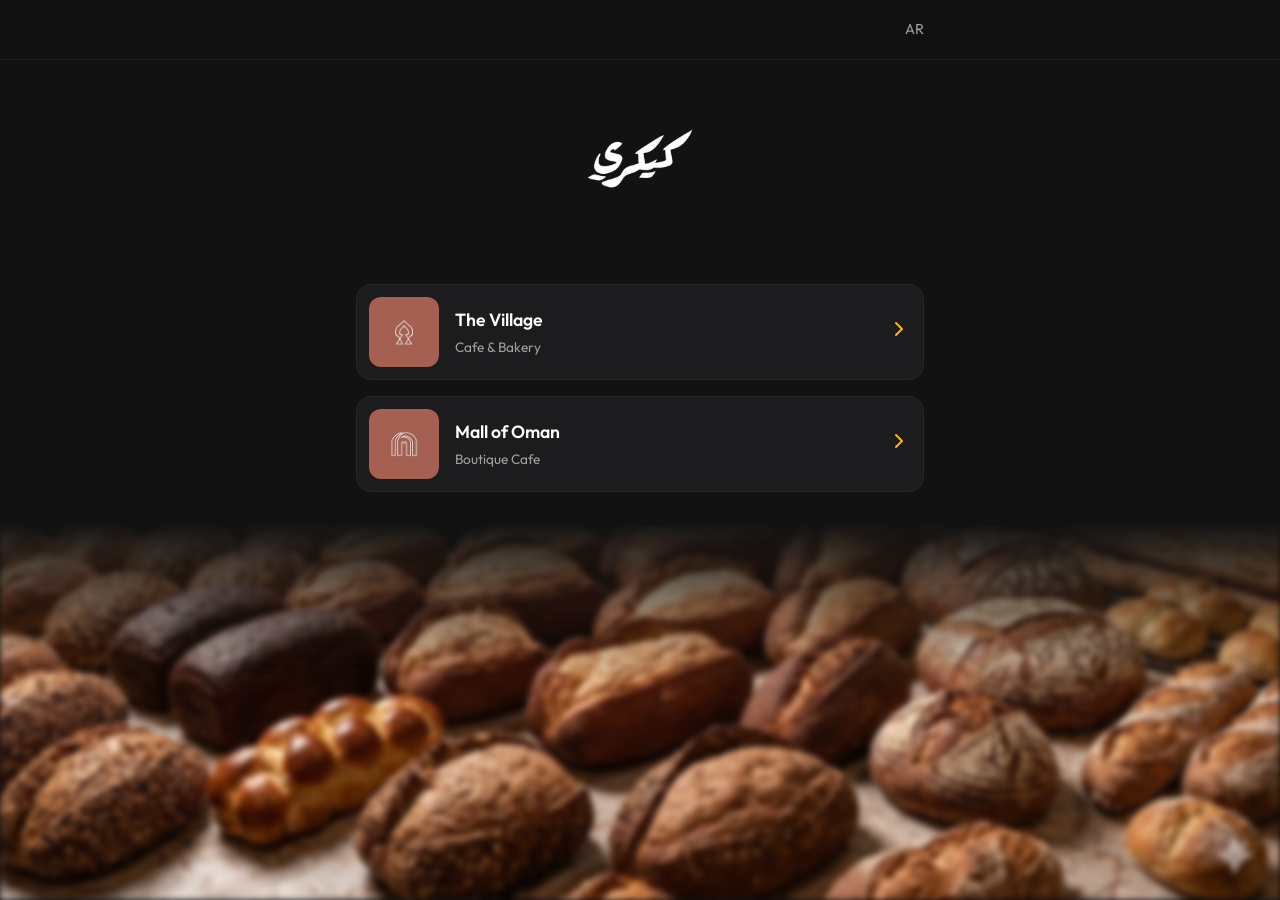
<file: public/index.html>
<!DOCTYPE html>
<html lang="en">
<head>
    <meta charset="UTF-8">
    <meta name="viewport" content="width=device-width, initial-scale=1.0, maximum-scale=1.0, user-scalable=no">
    <title>Cakery Cafe</title>
    <link rel="stylesheet" href="styles.css?v=3">
</head>
<body>

    <nav class="navbar">
        <div class="container" style="justify-content: flex-end;">
            <a href="#" class="back-btn">
                <span>AR</span>
            </a>
        </div>
    </nav>

    <div class="hero fade-in">
        <img class="hero-logo" src="assets/site/cakery-logo-mobile.png" alt="Cakery Cafe Logo" width="260" height="260">
    </div>

    <div class="container fade-in" style="animation-delay: 0.2s;">
        <div class="branches-list">
            <a href="branch1.html" class="branch-card">
                <img src="assets/site/village-branch.jpg" alt="The Village">
                <div class="branch-info">
                    <h3>The Village</h3>
                    <p>Cafe & Bakery</p>
                </div>
                <div class="branch-arrow">
                    <svg width="24" height="24" viewBox="0 0 24 24" fill="none" stroke="currentColor" stroke-width="2" stroke-linecap="round" stroke-linejoin="round"><path d="M9 18l6-6-6-6"/></svg>
                </div>
            </a>

            <a href="branch2.html" class="branch-card">
                <img src="assets/site/mall-of-oman-branch.jpg" alt="Mall of Oman">
                <div class="branch-info">
                    <h3>Mall of Oman</h3>
                    <p>Boutique Cafe</p>
                </div>
                <div class="branch-arrow">
                    <svg width="24" height="24" viewBox="0 0 24 24" fill="none" stroke="currentColor" stroke-width="2" stroke-linecap="round" stroke-linejoin="round"><path d="M9 18l6-6-6-6"/></svg>
                </div>
            </a>
        </div>
    </div>

    <div class="footer-bg fade-in" aria-hidden="true">
        <img src="assets/site/footer-bakery.jpg" alt="">
    </div>

</body>
</html>
</file>
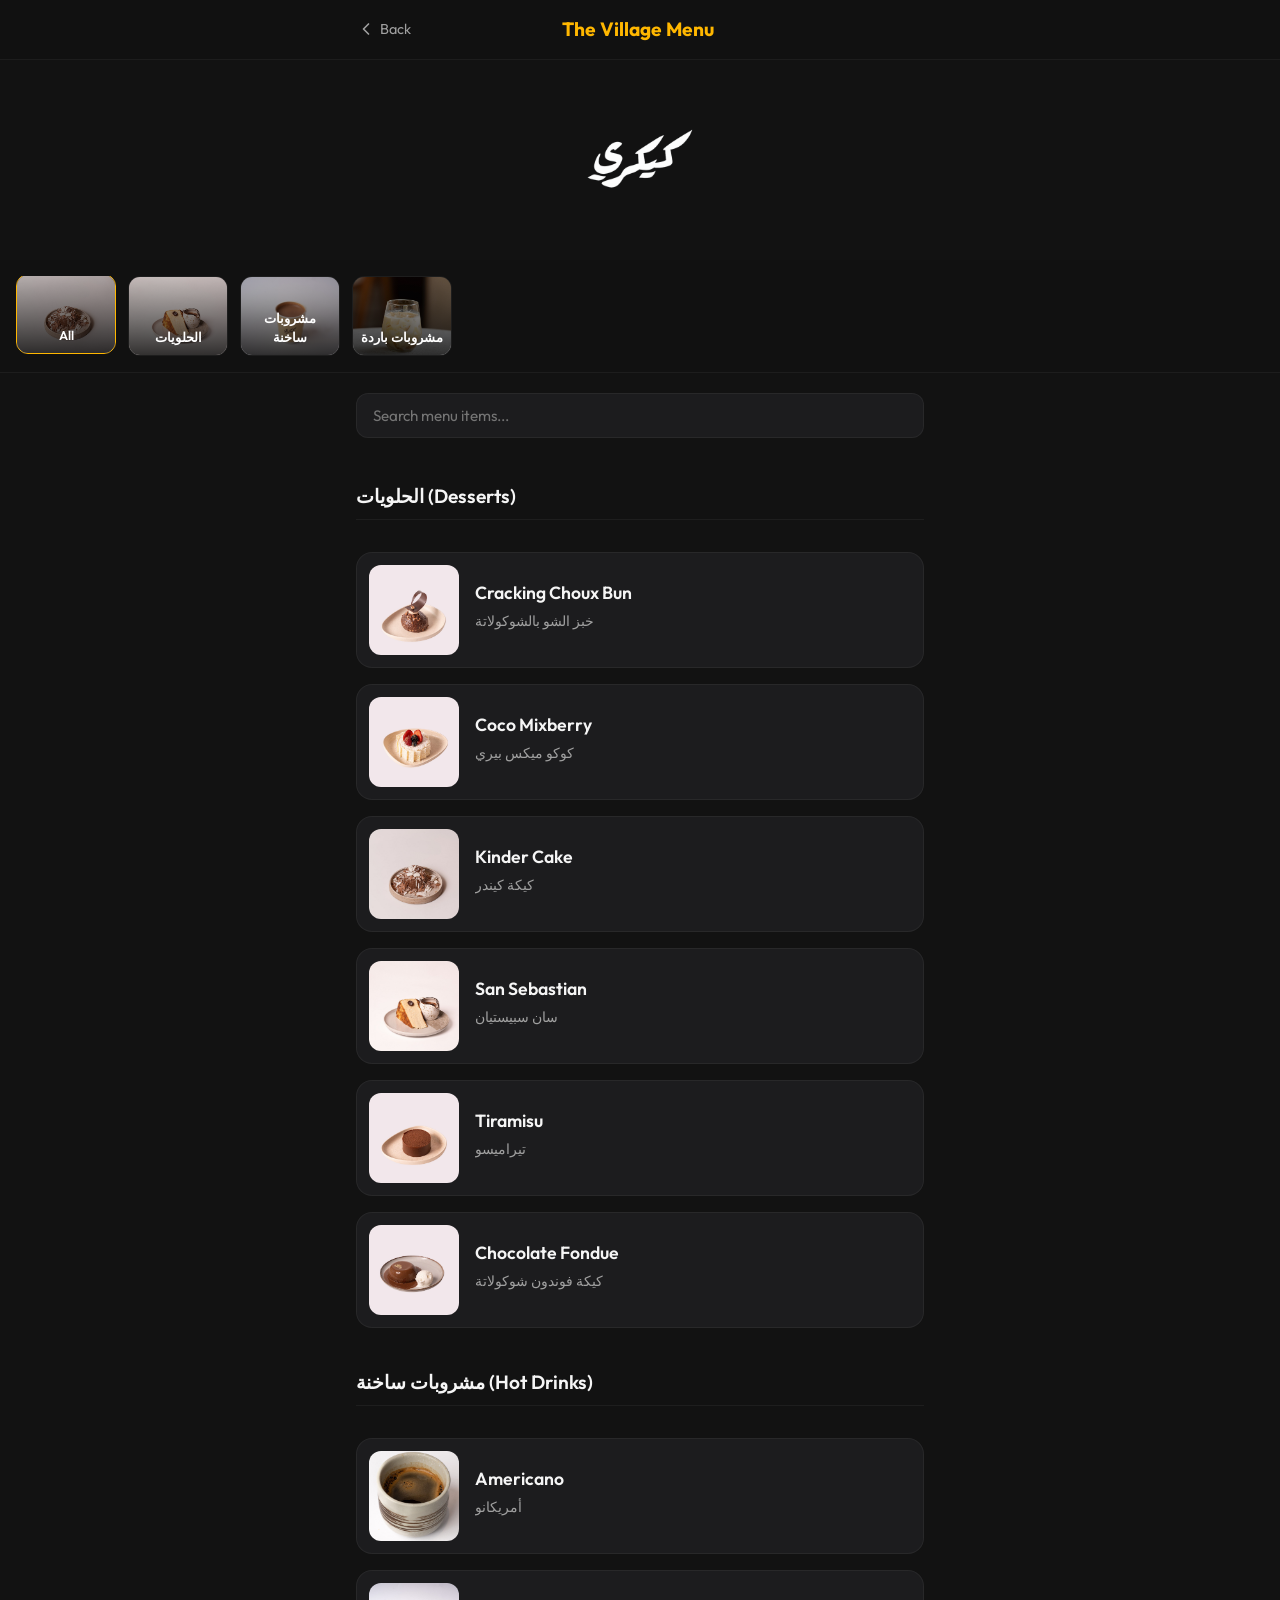
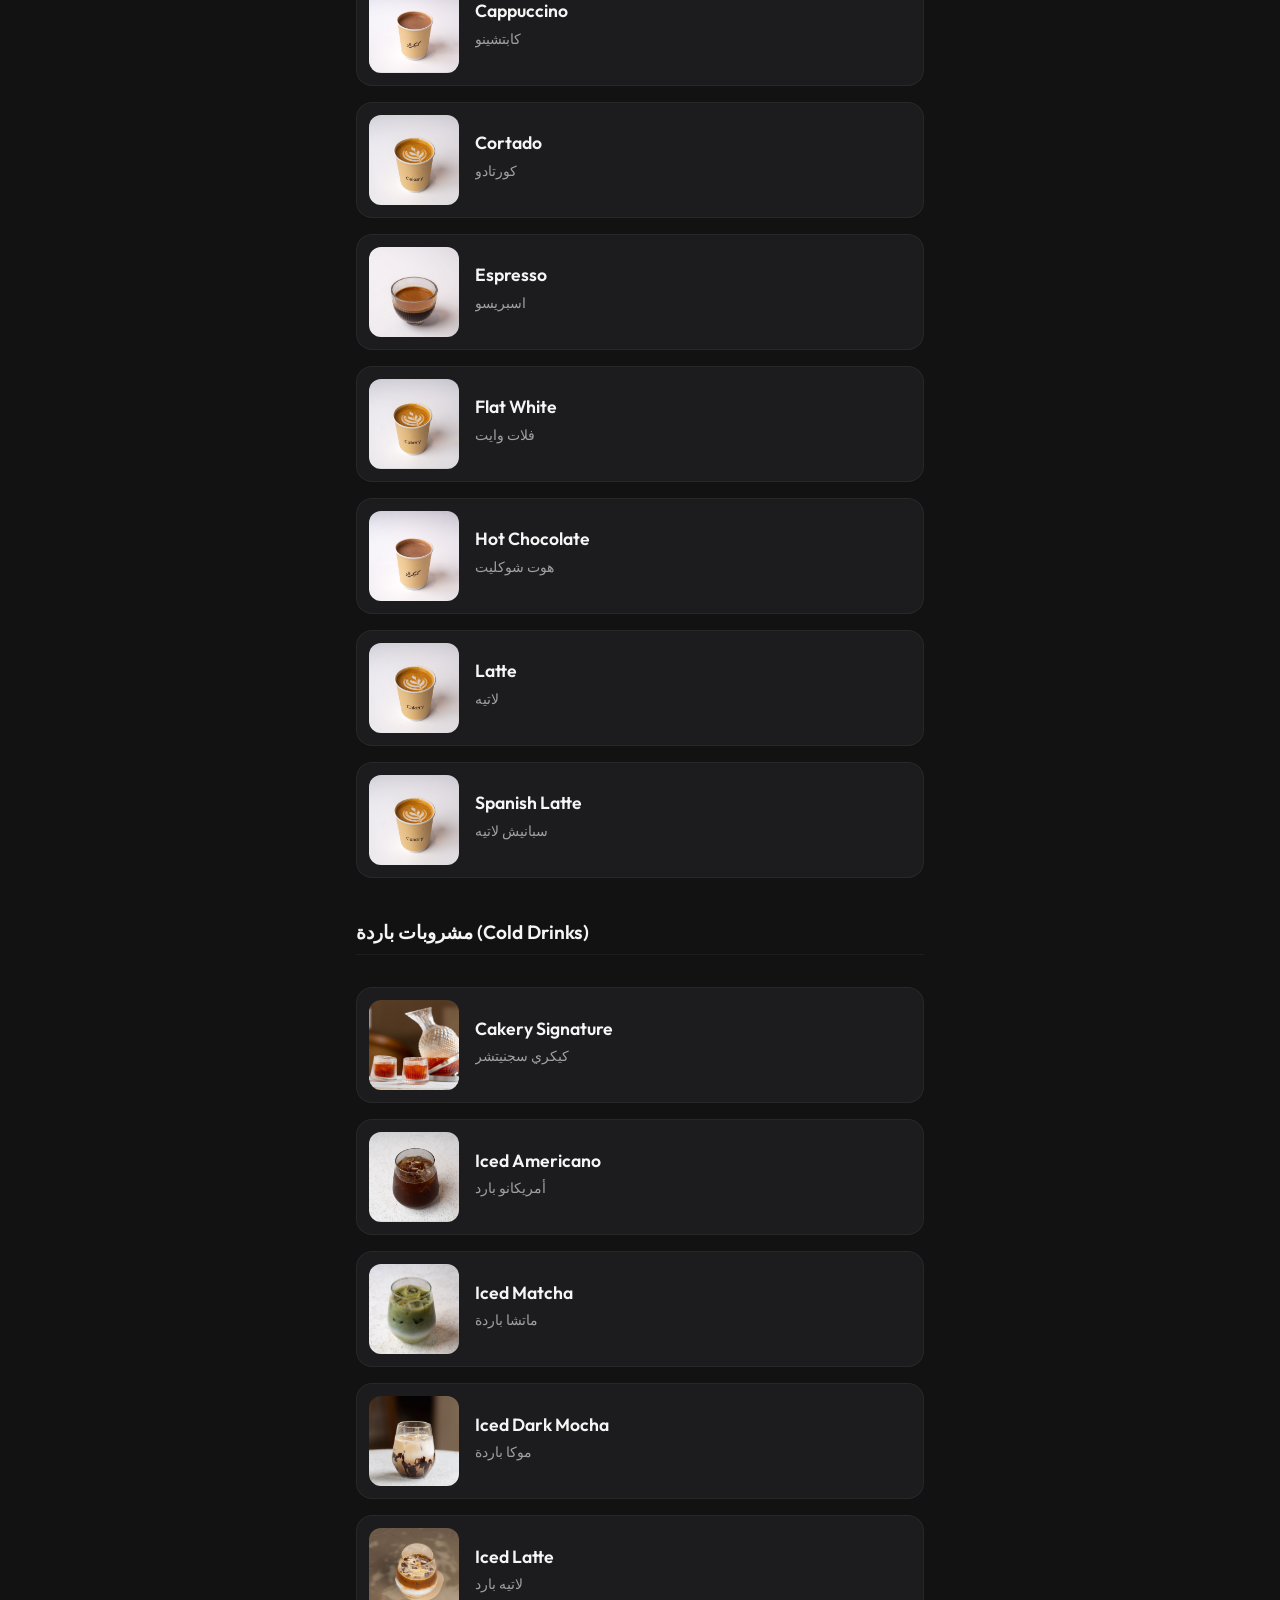
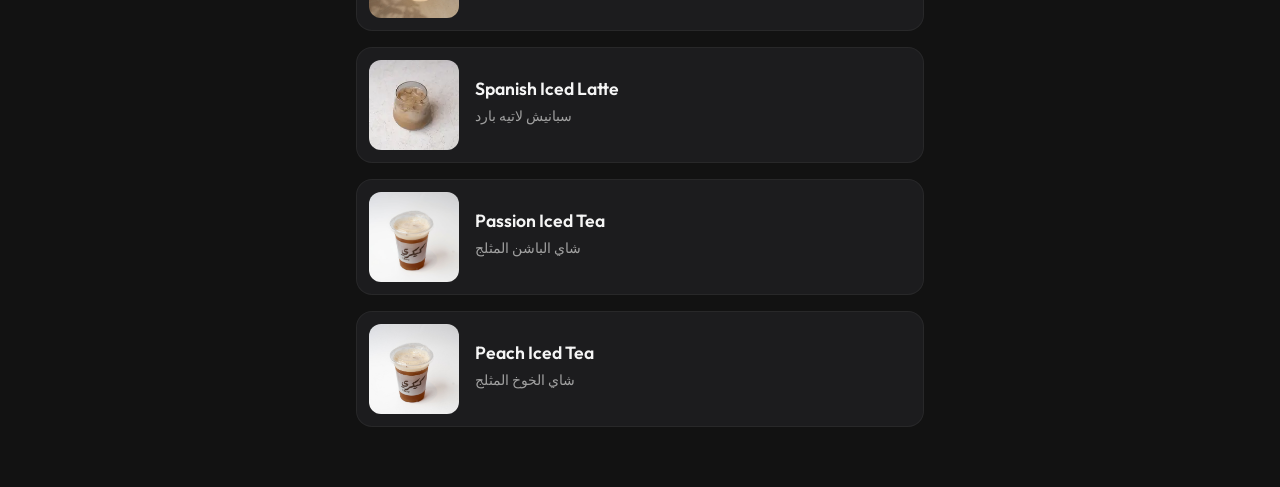
<file: public/branch1.html>
<!DOCTYPE html>
<html lang="en">
<head>
    <meta charset="UTF-8">
    <meta name="viewport" content="width=device-width, initial-scale=1.0, maximum-scale=1.0, user-scalable=no">
    <title>Cakery - The Village Menu</title>
    <link rel="stylesheet" href="styles.css?v=3">
</head>
<body>

    <nav class="navbar">
        <div class="container">
            <a href="index.html" class="back-btn">
                <svg width="20" height="20" viewBox="0 0 24 24" fill="none" stroke="currentColor" stroke-width="2" stroke-linecap="round" stroke-linejoin="round"><path d="M15 18l-6-6 6-6"/></svg>
                <span>Back</span>
            </a>
            <div class="navbar-brand">The Village Menu</div>
            <div style="width: 60px;"></div>
        </div>
    </nav>

    <div class="hero fade-in">
        <img class="hero-logo" src="assets/site/cakery-logo-mobile.png" alt="Cakery Cafe Logo" width="260" height="260">
    </div>

    <div class="category-nav-wrapper fade-in" style="animation-delay: 0.1s;">
        <div class="category-nav">
            <div class="cat-item active" data-target="all">
                <img src="assets/menu/الحلويات/كيكة كيندر.jpg" alt="All">
                <div class="cat-item-overlay"><span>All</span></div>
            </div>
            <div class="cat-item" data-target="desserts">
                <img src="assets/menu/الحلويات/سان سبيستيان.jpg" alt="Desserts">
                <div class="cat-item-overlay"><span>الحلويات</span></div>
            </div>
            <div class="cat-item" data-target="hot-drinks">
                <img src="assets/menu/مشروبات ساخنة/كابتشينو.jpg" alt="Hot Drinks">
                <div class="cat-item-overlay"><span>مشروبات ساخنة</span></div>
            </div>
            <div class="cat-item" data-target="cold-drinks">
                <img src="assets/menu/مشروبات باردة/موكا بيضاء مثلجة.jpg" alt="Cold Drinks">
                <div class="cat-item-overlay"><span>مشروبات باردة</span></div>
            </div>
        </div>
    </div>

    <div class="container fade-in" style="animation-delay: 0.2s;">
        <div class="search-container">
            <input type="text" id="searchInput" class="search-input" placeholder="Search menu items...">
        </div>

        <div class="menu-list">
            
            <!-- Desserts -->
            <h2 class="section-header" id="desserts">الحلويات (Desserts)</h2>
            
            <div class="menu-item">
                <img src="assets/menu/الحلويات/خبز الشو بالشوكولاتة.jpg" alt="Cracking Choux Bun" class="menu-img">
                <div class="menu-details">
                    <div class="menu-title">Cracking Choux Bun</div>
                    <div class="menu-desc">خبز الشو بالشوكولاتة</div>
                </div>
            </div>

            <div class="menu-item">
                <img src="assets/menu/الحلويات/كوكو ميكس بيري.jpg" alt="Coco Mixberry" class="menu-img">
                <div class="menu-details">
                    <div class="menu-title">Coco Mixberry</div>
                    <div class="menu-desc">كوكو ميكس بيري</div>
                </div>
            </div>

            <div class="menu-item">
                <img src="assets/menu/الحلويات/كيكة كيندر.jpg" alt="Kinder Cake" class="menu-img">
                <div class="menu-details">
                    <div class="menu-title">Kinder Cake</div>
                    <div class="menu-desc">كيكة كيندر</div>
                </div>
            </div>

            <div class="menu-item">
                <img src="assets/menu/الحلويات/سان سبيستيان.jpg" alt="San Sebastian" class="menu-img">
                <div class="menu-details">
                    <div class="menu-title">San Sebastian</div>
                    <div class="menu-desc">سان سبيستيان</div>
                </div>
            </div>

            <div class="menu-item">
                <img src="assets/menu/الحلويات/تيراميسو.jpg" alt="Tiramisu" class="menu-img">
                <div class="menu-details">
                    <div class="menu-title">Tiramisu</div>
                    <div class="menu-desc">تيراميسو</div>
                </div>
            </div>

            <div class="menu-item">
                <img src="assets/menu/الحلويات/كيكة فوندون شوكولاتة.jpg" alt="Chocolate Fondue" class="menu-img">
                <div class="menu-details">
                    <div class="menu-title">Chocolate Fondue</div>
                    <div class="menu-desc">كيكة فوندون شوكولاتة</div>
                </div>
            </div>

            <!-- Hot Drinks -->
            <h2 class="section-header" id="hot-drinks">مشروبات ساخنة (Hot Drinks)</h2>

            <div class="menu-item">
                <img src="assets/menu/مشروبات ساخنة/أمريكانو.jpg" alt="Americano" class="menu-img">
                <div class="menu-details">
                    <div class="menu-title">Americano</div>
                    <div class="menu-desc">أمريكانو</div>
                </div>
            </div>

            <div class="menu-item">
                <img src="assets/menu/مشروبات ساخنة/كابتشينو.jpg" alt="Cappuccino" class="menu-img">
                <div class="menu-details">
                    <div class="menu-title">Cappuccino</div>
                    <div class="menu-desc">كابتشينو</div>
                </div>
            </div>

            <div class="menu-item">
                <img src="assets/menu/مشروبات ساخنة/كورتادو.jpg" alt="Cortado" class="menu-img">
                <div class="menu-details">
                    <div class="menu-title">Cortado</div>
                    <div class="menu-desc">كورتادو</div>
                </div>
            </div>

            <div class="menu-item">
                <img src="assets/menu/مشروبات ساخنة/اسبريسو.jpg" alt="Espresso" class="menu-img">
                <div class="menu-details">
                    <div class="menu-title">Espresso</div>
                    <div class="menu-desc">اسبريسو</div>
                </div>
            </div>

            <div class="menu-item">
                <img src="assets/menu/مشروبات ساخنة/فلات وايت.jpg" alt="Flat White" class="menu-img">
                <div class="menu-details">
                    <div class="menu-title">Flat White</div>
                    <div class="menu-desc">فلات وايت</div>
                </div>
            </div>

            <div class="menu-item">
                <img src="assets/menu/مشروبات ساخنة/هوت شوكليت.jpg" alt="Hot Chocolate" class="menu-img">
                <div class="menu-details">
                    <div class="menu-title">Hot Chocolate</div>
                    <div class="menu-desc">هوت شوكليت</div>
                </div>
            </div>

            <div class="menu-item">
                <img src="assets/menu/مشروبات ساخنة/لاتيه ساخن.jpg" alt="Latte" class="menu-img">
                <div class="menu-details">
                    <div class="menu-title">Latte</div>
                    <div class="menu-desc">لاتيه</div>
                </div>
            </div>

            <div class="menu-item">
                <img src="assets/menu/مشروبات ساخنة/لاتيه اسباني.jpg" alt="Spanish Latte" class="menu-img">
                <div class="menu-details">
                    <div class="menu-title">Spanish Latte</div>
                    <div class="menu-desc">سبانيش لاتيه</div>
                </div>
            </div>

            <!-- Cold Drinks -->
            <h2 class="section-header" id="cold-drinks">مشروبات باردة (Cold Drinks)</h2>

            <div class="menu-item">
                <img src="assets/menu/مشروبات باردة/كيكري سجنيتشر.jpg" alt="Cakery Signature" class="menu-img">
                <div class="menu-details">
                    <div class="menu-title">Cakery Signature</div>
                    <div class="menu-desc">كيكري سجنيتشر</div>
                </div>
            </div>

            <div class="menu-item">
                <img src="assets/menu/مشروبات باردة/أمريكانو مثلجة.jpg" alt="Iced Americano" class="menu-img">
                <div class="menu-details">
                    <div class="menu-title">Iced Americano</div>
                    <div class="menu-desc">أمريكانو بارد</div>
                </div>
            </div>

            <div class="menu-item">
                <img src="assets/menu/مشروبات باردة/ماتشا مثجلة.jpg" alt="Iced Matcha" class="menu-img">
                <div class="menu-details">
                    <div class="menu-title">Iced Matcha</div>
                    <div class="menu-desc">ماتشا باردة</div>
                </div>
            </div>

            <div class="menu-item">
                <img src="assets/menu/مشروبات باردة/موكا داكن مثلجة.jpg" alt="Iced Dark Mocha" class="menu-img">
                <div class="menu-details">
                    <div class="menu-title">Iced Dark Mocha</div>
                    <div class="menu-desc">موكا باردة</div>
                </div>
            </div>

            <div class="menu-item">
                <img src="assets/menu/مشروبات باردة/لاتيه مثلج.jpg" alt="Iced Latte" class="menu-img">
                <div class="menu-details">
                    <div class="menu-title">Iced Latte</div>
                    <div class="menu-desc">لاتيه بارد</div>
                </div>
            </div>

            <div class="menu-item">
                <img src="assets/menu/مشروبات باردة/سبانيش لاتيه مثلج.webp" alt="Spanish Iced Latte" class="menu-img">
                <div class="menu-details">
                    <div class="menu-title">Spanish Iced Latte</div>
                    <div class="menu-desc">سبانيش لاتيه بارد</div>
                </div>
            </div>

            <div class="menu-item">
                <img src="assets/menu/مشروبات باردة/شاي الباشن المثلج.jpg" alt="Passion Iced Tea" class="menu-img">
                <div class="menu-details">
                    <div class="menu-title">Passion Iced Tea</div>
                    <div class="menu-desc">شاي الباشن المثلج</div>
                </div>
            </div>

            <div class="menu-item">
                <img src="assets/menu/مشروبات باردة/شاي الخوخ المثلج.jpg" alt="Peach Iced Tea" class="menu-img">
                <div class="menu-details">
                    <div class="menu-title">Peach Iced Tea</div>
                    <div class="menu-desc">شاي الخوخ المثلج</div>
                </div>
            </div>

        </div>
    </div>

    <script src="app.js?v=3"></script>
</body>
</html>
</file>
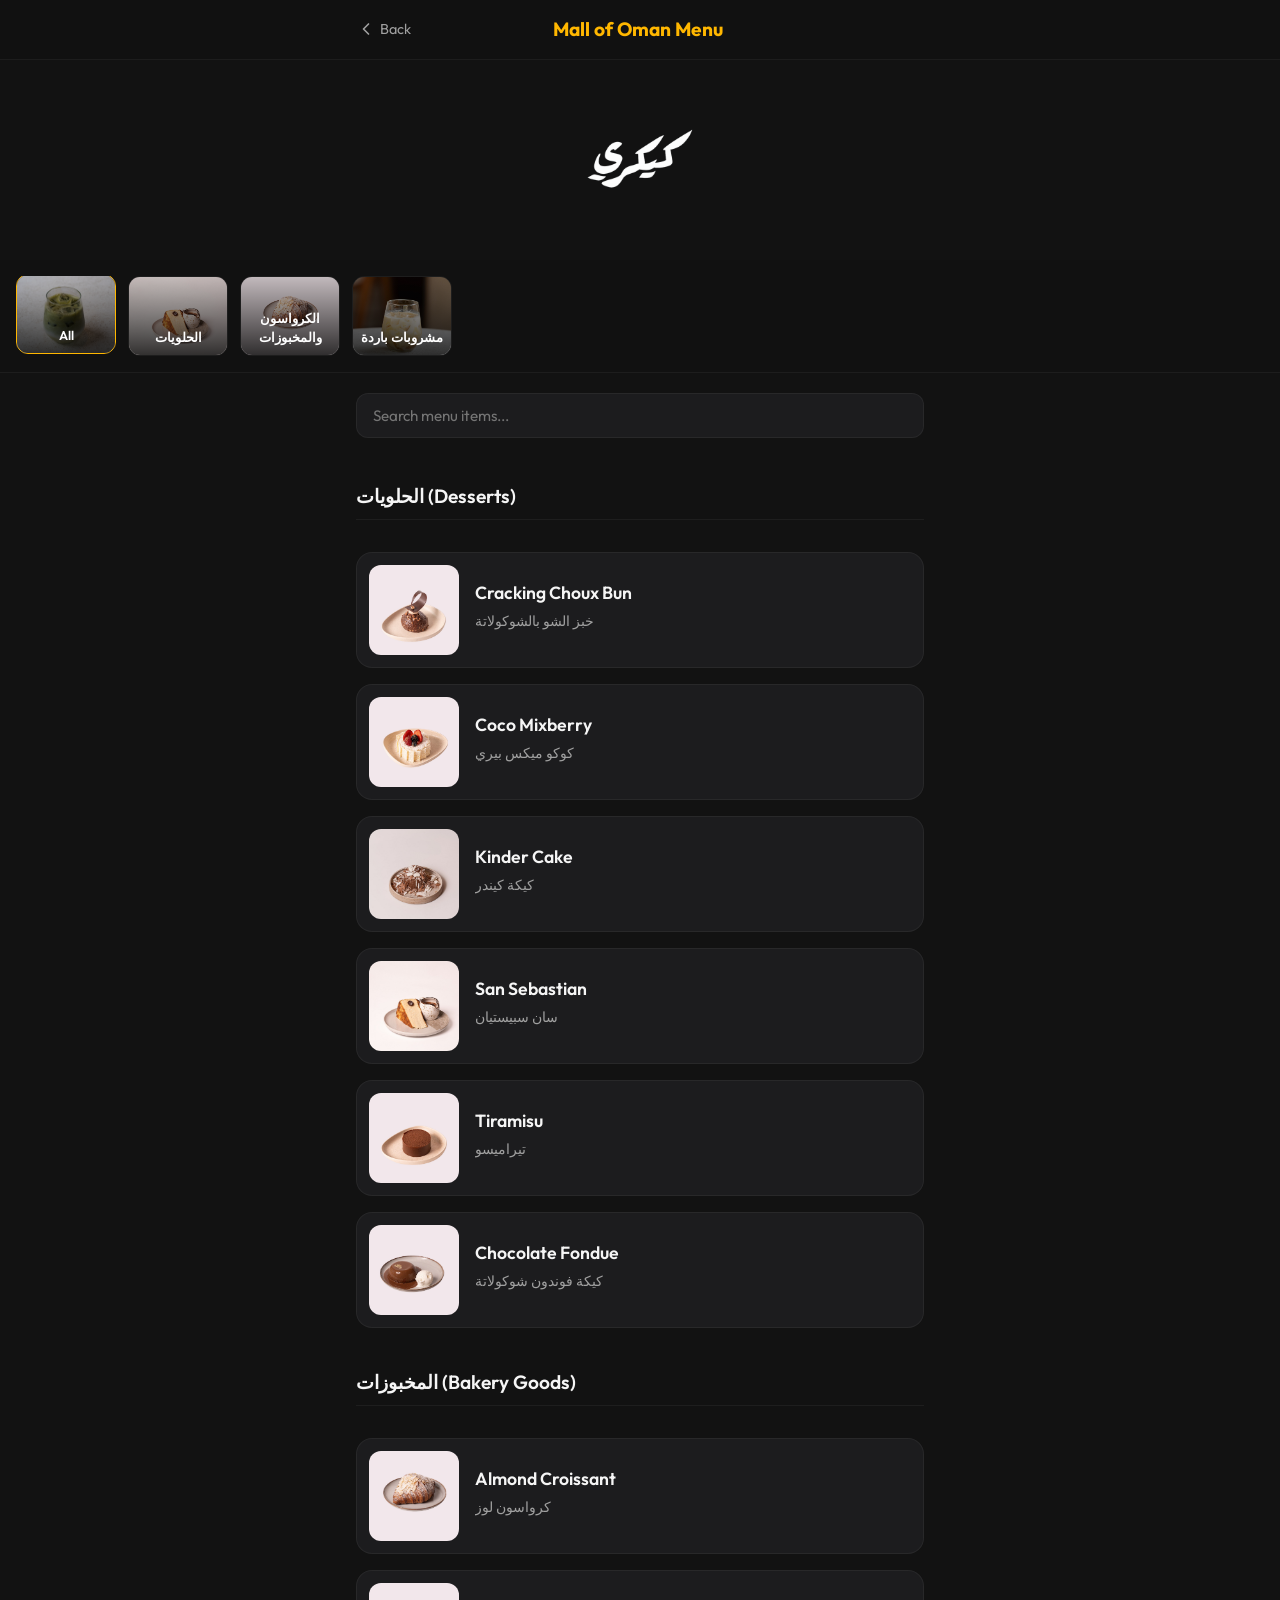
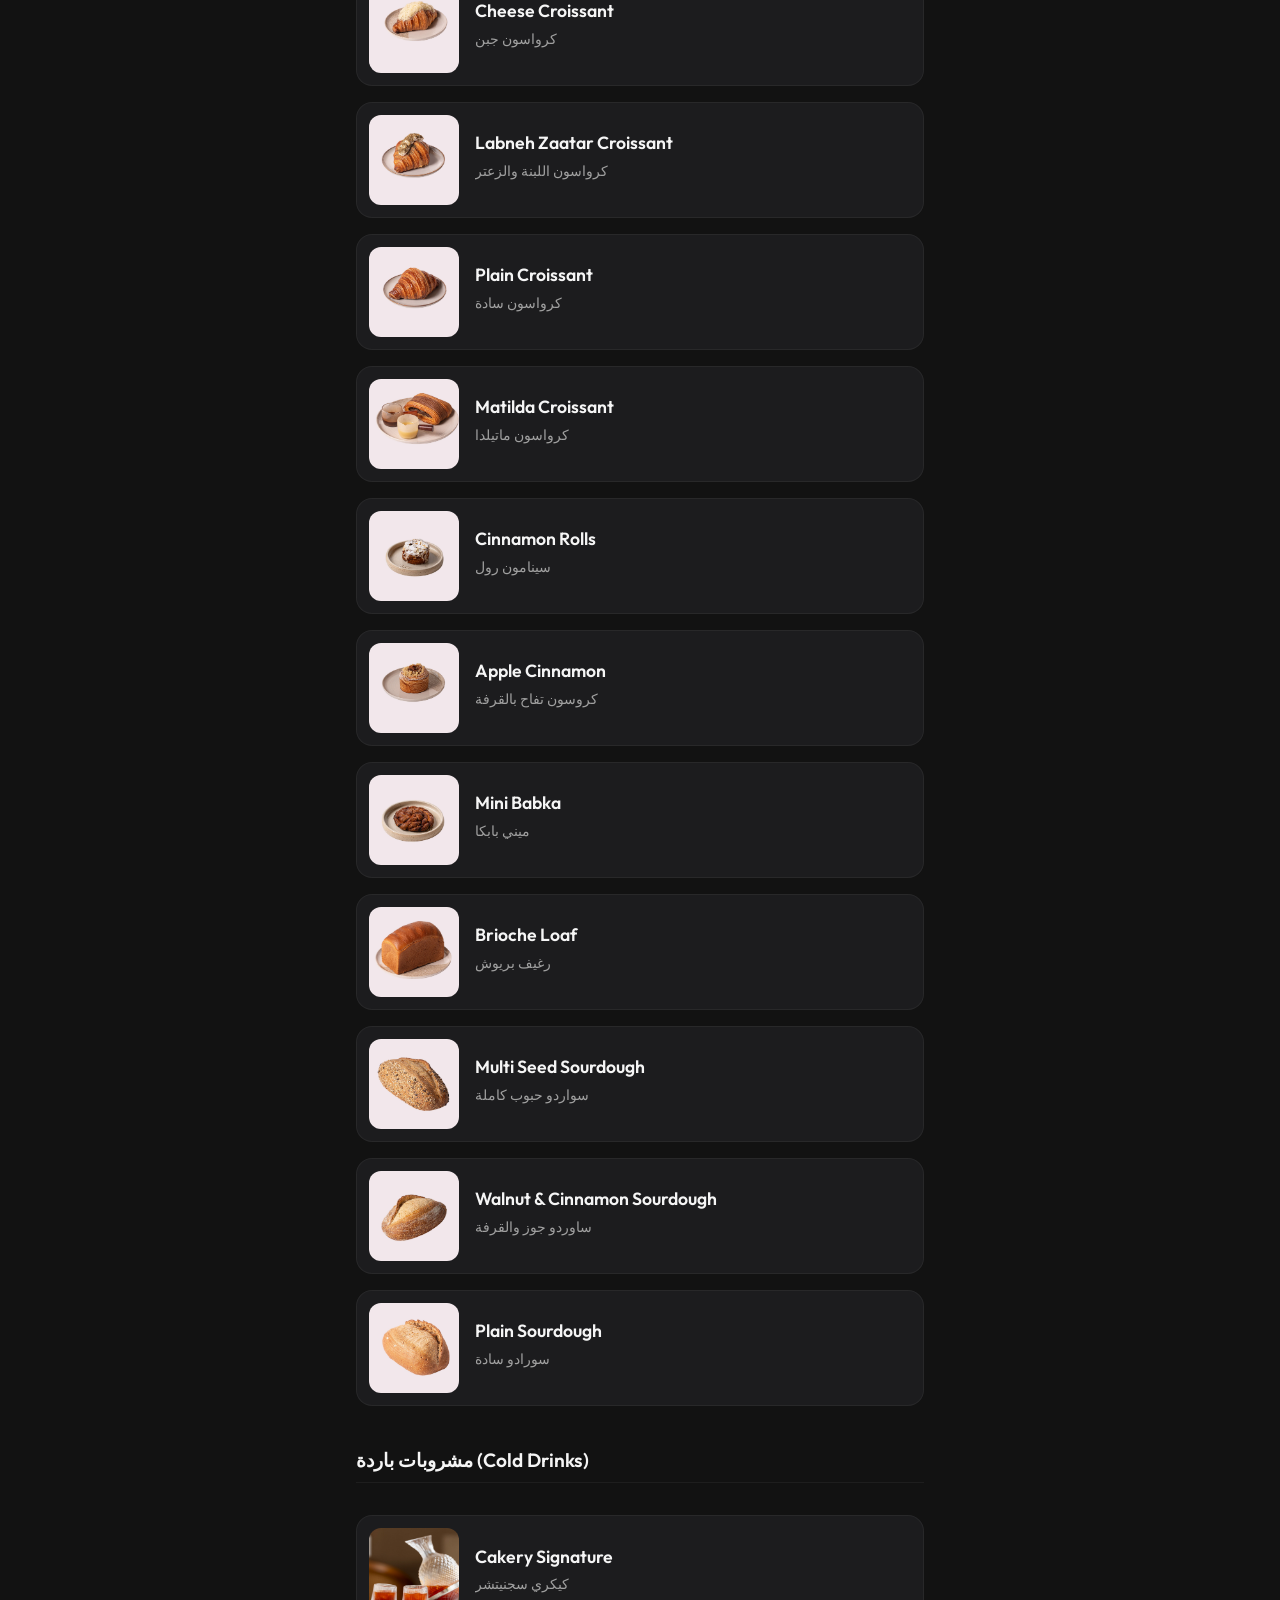
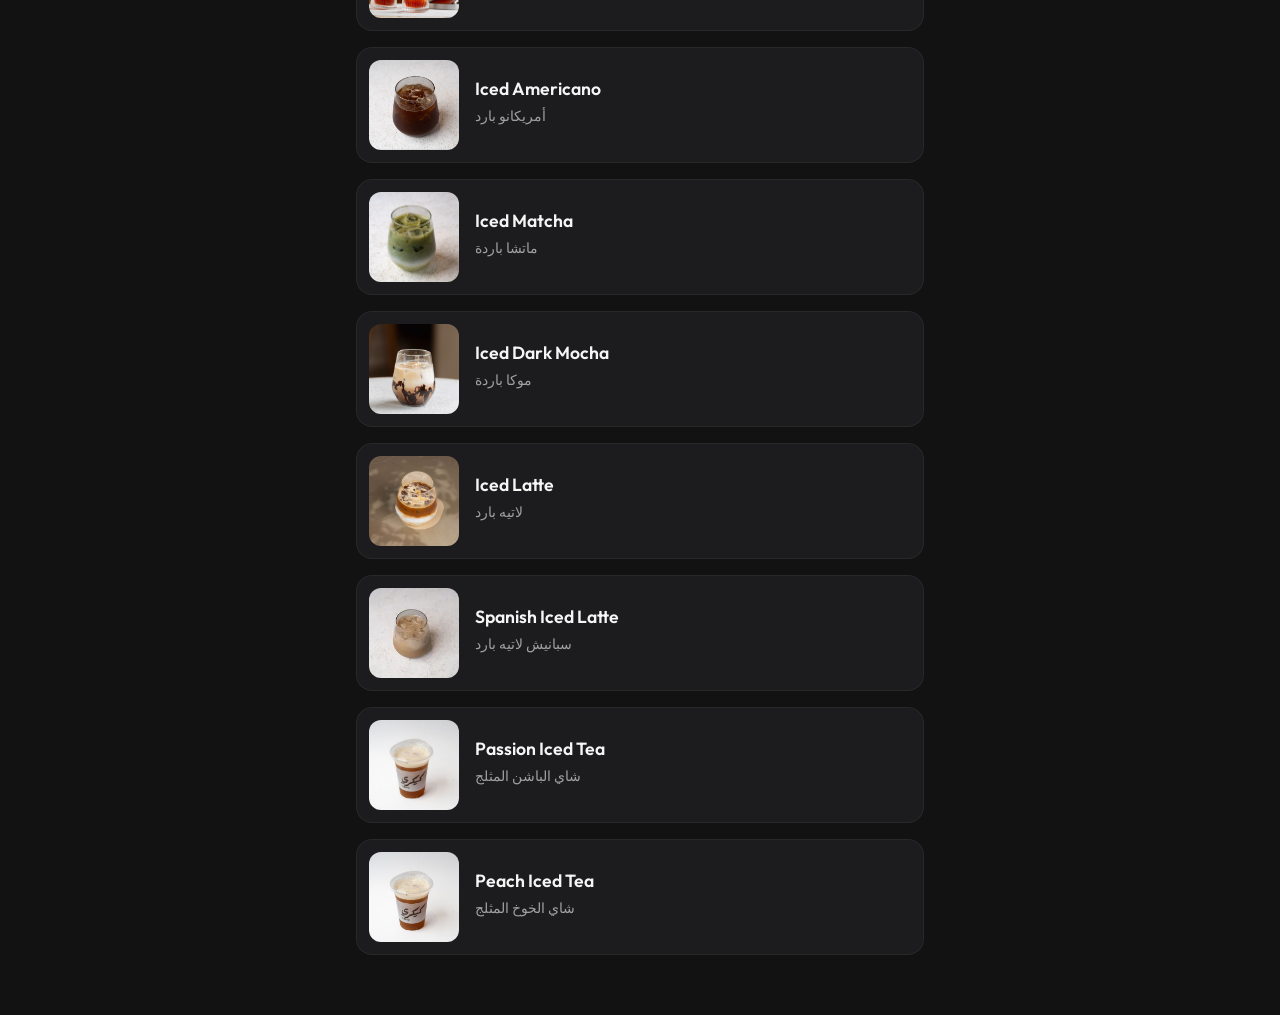
<file: public/branch2.html>
<!DOCTYPE html>
<html lang="en">
<head>
    <meta charset="UTF-8">
    <meta name="viewport" content="width=device-width, initial-scale=1.0, maximum-scale=1.0, user-scalable=no">
    <title>Cakery - Mall of Oman Menu</title>
    <link rel="stylesheet" href="styles.css?v=3">
</head>
<body>

    <nav class="navbar">
        <div class="container">
            <a href="index.html" class="back-btn">
                <svg width="20" height="20" viewBox="0 0 24 24" fill="none" stroke="currentColor" stroke-width="2" stroke-linecap="round" stroke-linejoin="round"><path d="M15 18l-6-6 6-6"/></svg>
                <span>Back</span>
            </a>
            <div class="navbar-brand">Mall of Oman Menu</div>
            <div style="width: 60px;"></div>
        </div>
    </nav>

    <div class="hero fade-in">
        <img class="hero-logo" src="assets/site/cakery-logo-mobile.png" alt="Cakery Cafe Logo" width="260" height="260">
    </div>

    <div class="category-nav-wrapper fade-in" style="animation-delay: 0.1s;">
        <div class="category-nav">
            <div class="cat-item active" data-target="all">
                <img src="assets/menu/مشروبات باردة/ماتشا مثجلة.jpg" alt="All">
                <div class="cat-item-overlay"><span>All</span></div>
            </div>
            <div class="cat-item" data-target="desserts">
                <img src="assets/menu/الحلويات/سان سبيستيان.jpg" alt="Desserts">
                <div class="cat-item-overlay"><span>الحلويات</span></div>
            </div>
            <div class="cat-item" data-target="bakery">
                <img src="assets/menu/الكرواسون والمخبوزات/كرواسون لوز.jpg" alt="Bakery">
                <div class="cat-item-overlay"><span>الكرواسون والمخبوزات</span></div>
            </div>
            <div class="cat-item" data-target="cold-drinks">
                <img src="assets/menu/مشروبات باردة/موكا بيضاء مثلجة.jpg" alt="Cold Drinks">
                <div class="cat-item-overlay"><span>مشروبات باردة</span></div>
            </div>
        </div>
    </div>

    <div class="container fade-in" style="animation-delay: 0.2s;">
        <div class="search-container">
            <input type="text" id="searchInput" class="search-input" placeholder="Search menu items...">
        </div>

        <div class="menu-list">

            <!-- Desserts -->
            <h2 class="section-header" id="desserts">الحلويات (Desserts)</h2>
            
            <div class="menu-item">
                <img src="assets/menu/الحلويات/خبز الشو بالشوكولاتة.jpg" alt="Cracking Choux Bun" class="menu-img">
                <div class="menu-details">
                    <div class="menu-title">Cracking Choux Bun</div>
                    <div class="menu-desc">خبز الشو بالشوكولاتة</div>
                </div>
            </div>

            <div class="menu-item">
                <img src="assets/menu/الحلويات/كوكو ميكس بيري.jpg" alt="Coco Mixberry" class="menu-img">
                <div class="menu-details">
                    <div class="menu-title">Coco Mixberry</div>
                    <div class="menu-desc">كوكو ميكس بيري</div>
                </div>
            </div>

            <div class="menu-item">
                <img src="assets/menu/الحلويات/كيكة كيندر.jpg" alt="Kinder Cake" class="menu-img">
                <div class="menu-details">
                    <div class="menu-title">Kinder Cake</div>
                    <div class="menu-desc">كيكة كيندر</div>
                </div>
            </div>

            <div class="menu-item">
                <img src="assets/menu/الحلويات/سان سبيستيان.jpg" alt="San Sebastian" class="menu-img">
                <div class="menu-details">
                    <div class="menu-title">San Sebastian</div>
                    <div class="menu-desc">سان سبيستيان</div>
                </div>
            </div>

            <div class="menu-item">
                <img src="assets/menu/الحلويات/تيراميسو.jpg" alt="Tiramisu" class="menu-img">
                <div class="menu-details">
                    <div class="menu-title">Tiramisu</div>
                    <div class="menu-desc">تيراميسو</div>
                </div>
            </div>

            <div class="menu-item">
                <img src="assets/menu/الحلويات/كيكة فوندون شوكولاتة.jpg" alt="Chocolate Fondue" class="menu-img">
                <div class="menu-details">
                    <div class="menu-title">Chocolate Fondue</div>
                    <div class="menu-desc">كيكة فوندون شوكولاتة</div>
                </div>
            </div>

            
            <!-- Bakery Goods -->
            <h2 class="section-header" id="bakery">المخبوزات (Bakery Goods)</h2>
            
            <div class="menu-item">
                <img src="assets/menu/الكرواسون والمخبوزات/كرواسون لوز.jpg" alt="Almond Croissant" class="menu-img">
                <div class="menu-details">
                    <div class="menu-title">Almond Croissant</div>
                    <div class="menu-desc">كرواسون لوز</div>
                </div>
            </div>

            <div class="menu-item">
                <img src="assets/menu/الكرواسون والمخبوزات/كرواسون جبن.jpg" alt="Cheese Croissant" class="menu-img">
                <div class="menu-details">
                    <div class="menu-title">Cheese Croissant</div>
                    <div class="menu-desc">كرواسون جبن</div>
                </div>
            </div>

            <div class="menu-item">
                <img src="assets/menu/الكرواسون والمخبوزات/كرواسون اللبنة والزعتر.jpg" alt="Labneh Zaatar Croissant" class="menu-img">
                <div class="menu-details">
                    <div class="menu-title">Labneh Zaatar Croissant</div>
                    <div class="menu-desc">كرواسون اللبنة والزعتر</div>
                </div>
            </div>

            <div class="menu-item">
                <img src="assets/menu/الكرواسون والمخبوزات/كرواسون سادة.jpg" alt="Plain Croissant" class="menu-img">
                <div class="menu-details">
                    <div class="menu-title">Plain Croissant</div>
                    <div class="menu-desc">كرواسون سادة</div>
                </div>
            </div>

            <div class="menu-item">
                <img src="assets/menu/الكرواسون والمخبوزات/كرواسون ماتيلدا.jpg" alt="Matilda Croissant" class="menu-img">
                <div class="menu-details">
                    <div class="menu-title">Matilda Croissant</div>
                    <div class="menu-desc">كرواسون ماتيلدا</div>
                </div>
            </div>

            <div class="menu-item">
                <img src="assets/menu/الكرواسون والمخبوزات/سينامون رول.jpg" alt="Cinnamon Rolls" class="menu-img">
                <div class="menu-details">
                    <div class="menu-title">Cinnamon Rolls</div>
                    <div class="menu-desc">سينامون رول</div>
                </div>
            </div>

            <div class="menu-item">
                <img src="assets/menu/الكرواسون والمخبوزات/كروسون تفاح بالقرفة.jpg" alt="Apple Cinnamon" class="menu-img">
                <div class="menu-details">
                    <div class="menu-title">Apple Cinnamon</div>
                    <div class="menu-desc">كروسون تفاح بالقرفة</div>
                </div>
            </div>

            <div class="menu-item">
                <img src="assets/menu/الكرواسون والمخبوزات/ميني بابكا.jpg" alt="Mini Babka" class="menu-img">
                <div class="menu-details">
                    <div class="menu-title">Mini Babka</div>
                    <div class="menu-desc">ميني بابكا</div>
                </div>
            </div>

            <div class="menu-item">
                <img src="assets/menu/مخبوزات كاملة/رغيف بريوش.jpg" alt="Brioche Loaf" class="menu-img">
                <div class="menu-details">
                    <div class="menu-title">Brioche Loaf</div>
                    <div class="menu-desc">رغيف بريوش</div>
                </div>
            </div>

            <div class="menu-item">
                <img src="assets/menu/مخبوزات كاملة/سواردو حبوب كاملة 500 جرام.jpg" alt="Multi Seed Sourdough" class="menu-img">
                <div class="menu-details">
                    <div class="menu-title">Multi Seed Sourdough</div>
                    <div class="menu-desc">سواردو حبوب كاملة</div>
                </div>
            </div>

            <div class="menu-item">
                <img src="assets/menu/مخبوزات كاملة/ساوردو جوز والقرفة 500 غرام.jpg" alt="Walnut & Cinnamon Sourdough" class="menu-img">
                <div class="menu-details">
                    <div class="menu-title">Walnut & Cinnamon Sourdough</div>
                    <div class="menu-desc">ساوردو جوز والقرفة</div>
                </div>
            </div>

            <div class="menu-item">
                <img src="assets/menu/مخبوزات كاملة/سورادو سادة 500 جرام.jpg" alt="Plain Sourdough" class="menu-img">
                <div class="menu-details">
                    <div class="menu-title">Plain Sourdough</div>
                    <div class="menu-desc">سورادو سادة</div>
                </div>
            </div>


            <!-- Cold Drinks -->
            <h2 class="section-header" id="cold-drinks">مشروبات باردة (Cold Drinks)</h2>

            <div class="menu-item">
                <img src="assets/menu/مشروبات باردة/كيكري سجنيتشر.jpg" alt="Cakery Signature" class="menu-img">
                <div class="menu-details">
                    <div class="menu-title">Cakery Signature</div>
                    <div class="menu-desc">كيكري سجنيتشر</div>
                </div>
            </div>

            <div class="menu-item">
                <img src="assets/menu/مشروبات باردة/أمريكانو مثلجة.jpg" alt="Iced Americano" class="menu-img">
                <div class="menu-details">
                    <div class="menu-title">Iced Americano</div>
                    <div class="menu-desc">أمريكانو بارد</div>
                </div>
            </div>

            <div class="menu-item">
                <img src="assets/menu/مشروبات باردة/ماتشا مثجلة.jpg" alt="Iced Matcha" class="menu-img">
                <div class="menu-details">
                    <div class="menu-title">Iced Matcha</div>
                    <div class="menu-desc">ماتشا باردة</div>
                </div>
            </div>

            <div class="menu-item">
                <img src="assets/menu/مشروبات باردة/موكا داكن مثلجة.jpg" alt="Iced Dark Mocha" class="menu-img">
                <div class="menu-details">
                    <div class="menu-title">Iced Dark Mocha</div>
                    <div class="menu-desc">موكا باردة</div>
                </div>
            </div>

            <div class="menu-item">
                <img src="assets/menu/مشروبات باردة/لاتيه مثلج.jpg" alt="Iced Latte" class="menu-img">
                <div class="menu-details">
                    <div class="menu-title">Iced Latte</div>
                    <div class="menu-desc">لاتيه بارد</div>
                </div>
            </div>

            <div class="menu-item">
                <img src="assets/menu/مشروبات باردة/سبانيش لاتيه مثلج.webp" alt="Spanish Iced Latte" class="menu-img">
                <div class="menu-details">
                    <div class="menu-title">Spanish Iced Latte</div>
                    <div class="menu-desc">سبانيش لاتيه بارد</div>
                </div>
            </div>

            <div class="menu-item">
                <img src="assets/menu/مشروبات باردة/شاي الباشن المثلج.jpg" alt="Passion Iced Tea" class="menu-img">
                <div class="menu-details">
                    <div class="menu-title">Passion Iced Tea</div>
                    <div class="menu-desc">شاي الباشن المثلج</div>
                </div>
            </div>

            <div class="menu-item">
                <img src="assets/menu/مشروبات باردة/شاي الخوخ المثلج.jpg" alt="Peach Iced Tea" class="menu-img">
                <div class="menu-details">
                    <div class="menu-title">Peach Iced Tea</div>
                    <div class="menu-desc">شاي الخوخ المثلج</div>
                </div>
            </div>

        </div>
    </div>

    <script src="app.js?v=3"></script>
</body>
</html>
</file>
<file: public/styles.css>
@import url('https://fonts.googleapis.com/css2?family=Outfit:wght@300;400;500;600;700&display=swap');

:root {
    --bg-color: #121212;
    --card-bg: #1c1c1e;
    --card-border: rgba(255, 255, 255, 0.05);
    --primary: #FFB700; /* Yellow */
    --text-main: #f5f5f5;
    --text-muted: #a0a0a0;
    --glass-bg: rgba(18, 18, 18, 0.8);
}

* {
    box-sizing: border-box;
    margin: 0;
    padding: 0;
    -webkit-tap-highlight-color: transparent;
}

html {
    width: 100%;
    overflow-x: hidden;
}

body {
    font-family: 'Outfit', sans-serif;
    background-color: var(--bg-color);
    color: var(--text-main);
    line-height: 1.5;
    overflow-x: hidden;
    width: 100%;
}

a {
    text-decoration: none;
    color: inherit;
}

/* Utilities */
.container {
    max-width: 600px;
    margin: 0 auto;
    padding: 0 16px;
    position: relative;
    z-index: 1;
}

.fade-in {
    animation: fadeIn 0.8s cubic-bezier(0.4, 0, 0.2, 1) forwards;
    opacity: 0;
    transform: translateY(10px);
}

@keyframes fadeIn {
    to {
        opacity: 1;
        transform: translateY(0);
    }
}

/* Navbar */
.navbar {
    position: fixed;
    top: 0;
    left: 0;
    right: 0;
    height: 60px;
    background: var(--glass-bg);
    backdrop-filter: blur(12px);
    -webkit-backdrop-filter: blur(12px);
    z-index: 100;
    border-bottom: 1px solid var(--card-border);
    display: flex;
    align-items: center;
}

.navbar .container {
    display: flex;
    justify-content: space-between;
    align-items: center;
    width: 100%;
}

.navbar-brand {
    font-weight: 700;
    font-size: clamp(1rem, 4vw, 1.2rem);
    letter-spacing: 0;
    color: var(--primary);
    text-align: center;
    white-space: nowrap;
}

.back-btn {
    display: flex;
    align-items: center;
    gap: 4px;
    color: var(--text-muted);
    font-size: 0.9rem;
    transition: color 0.3s ease;
}

.back-btn:hover {
    color: var(--text-main);
}

/* Hero Section */
.hero {
    position: relative;
    height: 200px;
    width: 100%;
    margin-top: 60px;
    background-color: var(--bg-color);
    display: flex;
    justify-content: center;
    align-items: center;
    z-index: 1;
}

.hero-bg {
    position: absolute;
    top: 0;
    left: 0;
    width: 100%;
    height: 100%;
    object-fit: cover;
    filter: blur(8px) brightness(0.7); /* Blur and slightly darken so logo pops */
    z-index: 0;
}

.hero-logo {
    display: block;
    width: min(72vw, 280px);
    height: auto;
    max-height: 180px;
    object-fit: contain;
}

.footer-bg {
    position: fixed;
    right: 0;
    bottom: 0;
    left: 0;
    z-index: 0;
    height: 42vh;
    min-height: 240px;
    line-height: 0;
    pointer-events: none;
    overflow: hidden;
    opacity: 0.55;
}

.footer-bg img {
    width: 100%;
    height: 100%;
    object-fit: cover;
    object-position: bottom center;
    filter: blur(3px);
    -webkit-mask-image: linear-gradient(to bottom, transparent 0%, black 42%);
    mask-image: linear-gradient(to bottom, transparent 0%, black 42%);
}

/* Branches List */
.branches-list {
    margin-top: 24px;
    display: flex;
    flex-direction: column;
    gap: 16px;
    padding-bottom: 40px;
}

.branch-card {
    display: flex;
    align-items: center;
    background: var(--card-bg);
    border: 1px solid var(--card-border);
    border-radius: 16px;
    padding: 12px;
    gap: 16px;
    transition: transform 0.3s ease, background 0.3s ease;
}

.branch-card:hover {
    transform: translateY(-2px);
    background: rgba(255, 255, 255, 0.05);
}

.branch-card img {
    width: 70px;
    height: 70px;
    border-radius: 12px;
    object-fit: cover;
}

.branch-info h3 {
    font-size: 1.1rem;
    font-weight: 600;
    margin-bottom: 4px;
    color: #fff;
}

.branch-info p {
    font-size: 0.85rem;
    color: var(--text-muted);
}

.branch-arrow {
    margin-left: auto;
    color: var(--primary);
}

/* Category Sticky Nav */
.category-nav-wrapper {
    position: sticky;
    top: 60px;
    background: var(--glass-bg);
    backdrop-filter: blur(12px);
    -webkit-backdrop-filter: blur(12px);
    z-index: 90;
    padding: 16px 0;
    border-bottom: 1px solid var(--card-border);
    width: 100%;
    max-width: 100vw;
    overflow: hidden;
}

.category-nav {
    display: flex;
    overflow-x: auto;
    gap: 12px;
    padding: 0 16px;
    width: 100%;
    max-width: 100vw;
    min-width: 0;
    scrollbar-width: none; /* Firefox */
    -webkit-overflow-scrolling: touch;
}

.category-nav::-webkit-scrollbar {
    display: none; /* Chrome/Safari/Webkit */
}

.cat-item {
    position: relative;
    width: 100px;
    min-width: 100px;
    max-width: 100px;
    height: 80px;
    border-radius: 12px;
    overflow: hidden;
    cursor: pointer;
    flex: 0 0 100px;
    transition: transform 0.3s ease, border 0.3s ease;
    border: 1px solid var(--card-border);
}

.cat-item.active {
    border-color: var(--primary);
    transform: translateY(-2px);
}

.cat-item img {
    display: block;
    width: 100%;
    height: 100%;
    object-fit: cover;
}

.cat-item-overlay {
    position: absolute;
    inset: 0;
    background: linear-gradient(to top, rgba(0,0,0,0.8), rgba(0,0,0,0.2));
    display: flex;
    align-items: flex-end;
    justify-content: center;
    padding: 8px;
}

.cat-item span {
    font-size: 0.8rem;
    font-weight: 600;
    text-align: center;
    color: white;
}

/* Search Bar */
.search-container {
    margin: 20px 0;
}

.search-input {
    width: 100%;
    background: var(--card-bg);
    border: 1px solid var(--card-border);
    color: var(--text-main);
    padding: 12px 16px;
    border-radius: 12px;
    font-family: 'Outfit', sans-serif;
    font-size: 0.95rem;
    transition: border-color 0.3s ease;
}

.search-input:focus {
    outline: none;
    border-color: var(--primary);
}

/* Menu Items */
.menu-list {
    display: flex;
    flex-direction: column;
    gap: 16px;
    padding-bottom: 60px;
}

.menu-item {
    display: flex;
    background: var(--card-bg);
    border: 1px solid var(--card-border);
    border-radius: 16px;
    padding: 12px;
    gap: 16px;
    transition: transform 0.3s ease;
}

.menu-item:hover {
    transform: translateY(-2px);
    border-color: rgba(255,255,255,0.15);
}

.menu-img {
    width: 90px;
    height: 90px;
    border-radius: 12px;
    object-fit: cover;
    flex-shrink: 0;
}

.menu-details {
    display: flex;
    flex-direction: column;
    justify-content: center;
    flex-grow: 1;
}

.menu-title {
    font-size: 1.1rem;
    font-weight: 600;
    margin-bottom: 4px;
    overflow-wrap: anywhere;
}

.menu-desc {
    font-size: 0.85rem;
    color: var(--text-muted);
    margin-bottom: 8px;
    display: -webkit-box;
    -webkit-line-clamp: 2;
    -webkit-box-orient: vertical;
    overflow: hidden;
}

.menu-price {
    font-weight: 700;
    color: var(--primary);
    font-size: 1rem;
    margin-top: auto;
}

/* Section Header */
.section-header {
    font-size: 1.2rem;
    font-weight: 600;
    margin: 24px 0 16px;
    padding-bottom: 8px;
    border-bottom: 1px solid var(--card-border);
    color: var(--text-main);
}

@media (max-width: 420px) {
    .navbar .container {
        padding: 0 12px;
    }

    .back-btn {
        font-size: 0.85rem;
    }

    .hero {
        height: 150px;
    }

    .branch-card,
    .menu-item {
        border-radius: 14px;
        gap: 12px;
    }

    .menu-img {
        width: 78px;
        height: 78px;
    }
}
</file>
